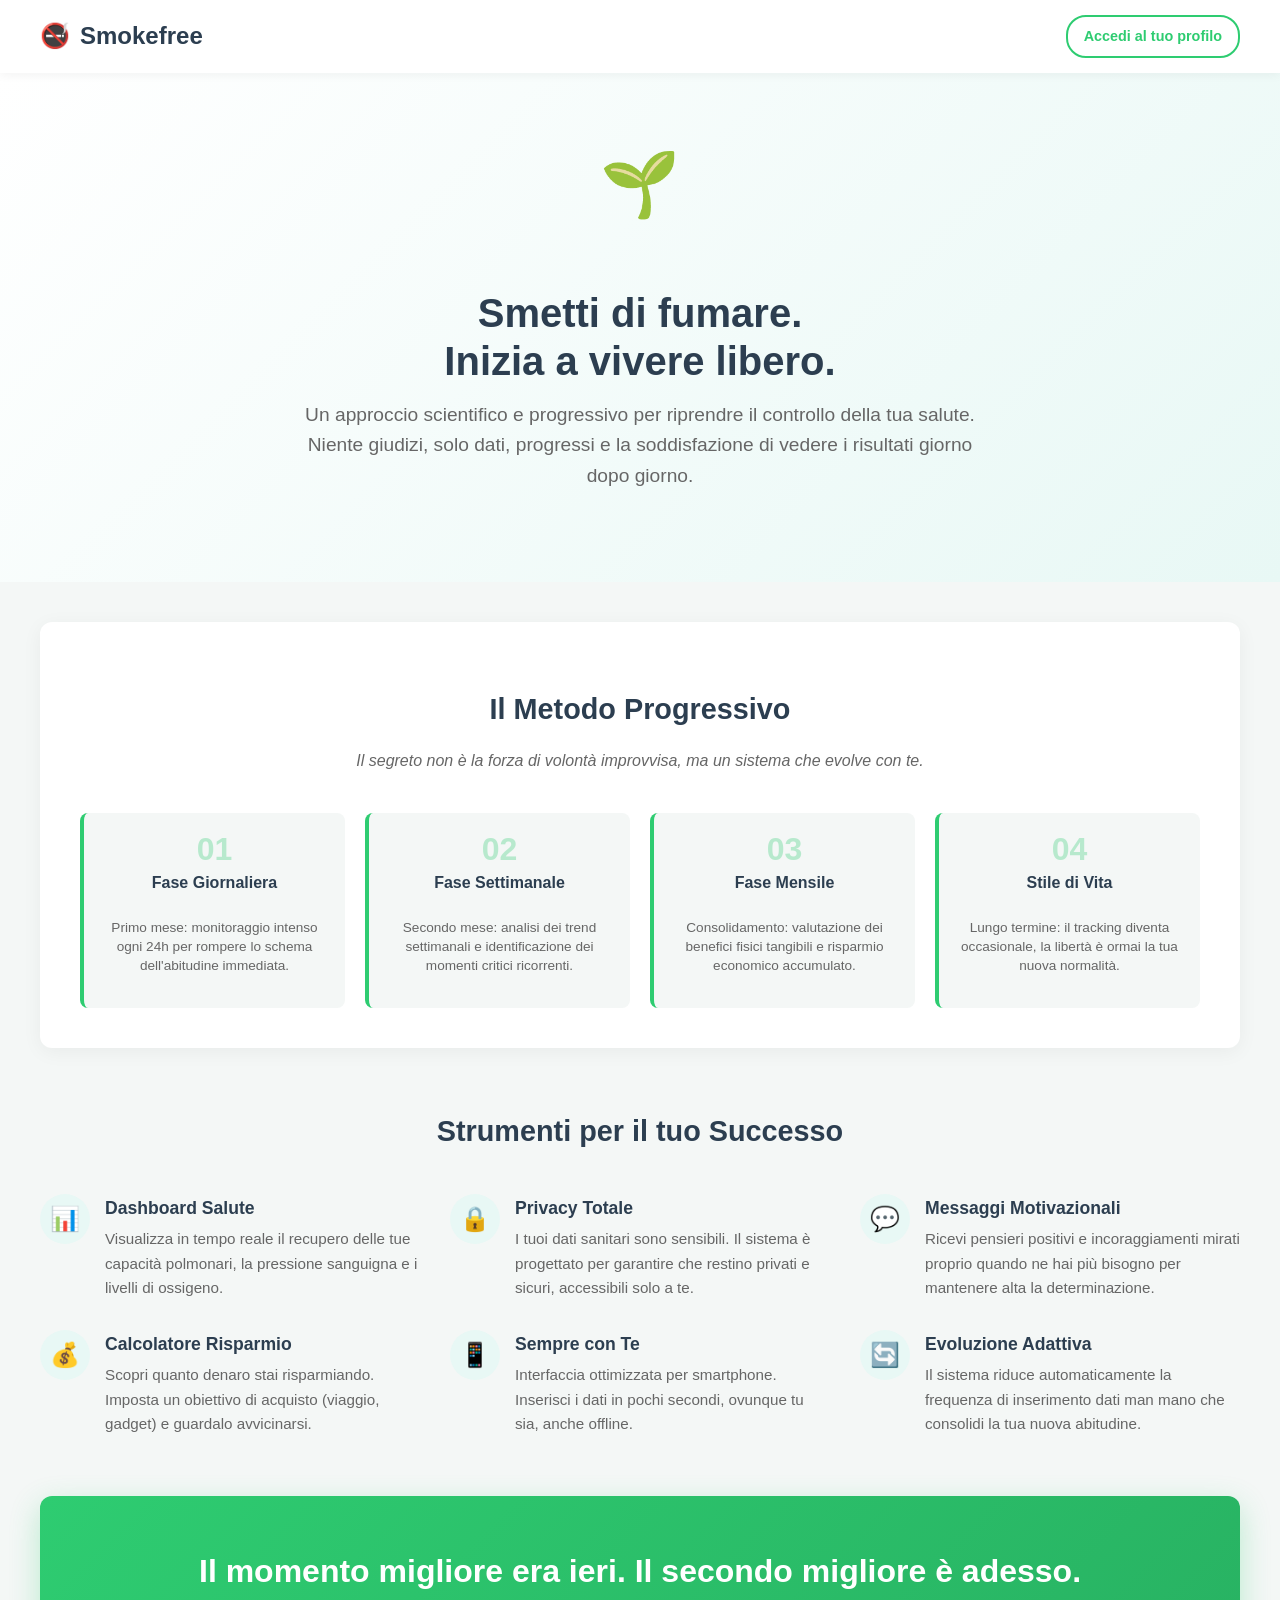
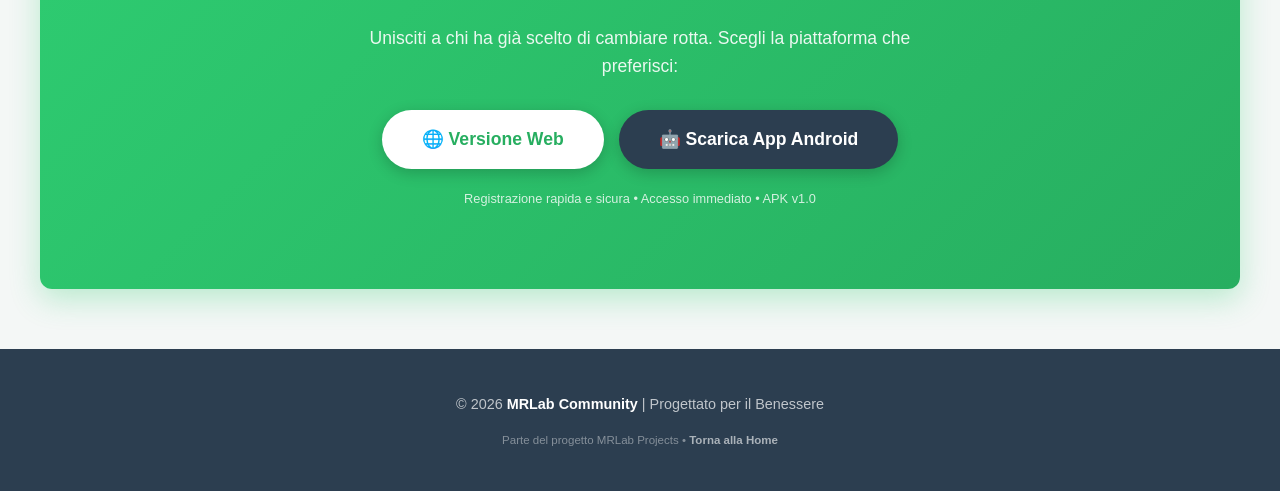
<file: smokefree/index.html>
<!DOCTYPE html>
<html lang="it">
<head>
<script type="application/ld+json">
{
  "@context": "https://schema.org",
  "@type": "SoftwareApplication",
  "name": "Repobox",
  "url": "https://myprogect.altervista.org/repobox/repo-index.html",
  "description": "Laboratorio di sviluppo personale per gestione codice, analisi AI e sincronizzazione GitHub.",
  "applicationCategory": "DeveloperApplication",
  "operatingSystem": "Web Browser",
  "offers": {
    "@type": "Offer",
    "price": "0",
    "priceCurrency": "EUR"
  }
}
</script>
<meta charset="UTF-8" />
<title>Smokefree – Il Tuo Percorso Strutturato verso la Libertà dal Fumo</title>
<meta name="viewport" content="width=device-width, initial-scale=1.0"/>
<meta name="description" content="Smokefree Journey è il sistema progressivo per smettere di fumare. Tracking giornaliero, dashboard salute e messaggi motivazionali. Inizia oggi il tuo cambiamento.">
<meta name="keywords" content="smettere di fumare, tracking abitudini, salute benessere, smokefree journey, mrlab, gestione dipendenze, progresso personale">
<link rel="icon" href="https://mrlab.altervista.org/wp-content/uploads/2025/10/MRLab-logo-mini.png" type="image/x-icon">

<style>
    :root {
        --primary-color: #2ecc71; /* Verde Speranza */
        --primary-dark: #27ae60;
        --secondary-color: #2c3e50; /* Blu scuro professionale */
        --bg-color: #f4f7f6;
        --card-bg: #ffffff;
        --text-main: #333;
        --text-light: #666;
        --accent-soft: #e8f8f5;
    }

    body {
        font-family: -apple-system, BlinkMacSystemFont, 'Segoe UI', Roboto, Helvetica, Arial, sans-serif;
        background: var(--bg-color);
        color: var(--text-main);
        margin: 0;
        line-height: 1.6;
        display: flex;
        flex-direction: column;
        min-height: 100vh;
    }

    /* Header */
    .site-header {
        background: white;
        box-shadow: 0 2px 10px rgba(0,0,0,0.05);
        padding: 15px 0;
        position: sticky;
        top: 0;
        z-index: 100;
    }

    .header-content {
        max-width: 1200px; /* Allargato per allinearsi meglio al contenuto */
        margin: 0 auto;
        padding: 0 20px;
        display: flex;
        align-items: center;
        justify-content: space-between;
    }

    .brand {
        display: flex;
        align-items: center;
        gap: 10px;
        font-size: 1.5rem;
        font-weight: 700;
        color: var(--secondary-color);
        text-decoration: none;
    }

    .brand span { color: var(--primary-color); }

    .btn-login-small {
        padding: 8px 16px;
        border: 2px solid var(--primary-color);
        color: var(--primary-color);
        border-radius: 20px;
        text-decoration: none;
        font-weight: 600;
        transition: all 0.3s ease;
        font-size: 0.9rem;
    }

    .btn-login-small:hover {
        background: var(--primary-color);
        color: white;
    }

    /* Hero Section */
    .hero {
        text-align: center;
        padding: 60px 20px;
        background: linear-gradient(135deg, #fff 0%, var(--accent-soft) 100%);
    }

    .hero h1 {
        font-size: 2.5rem;
        color: var(--secondary-color);
        margin-bottom: 15px;
        line-height: 1.2;
    }

    .hero p {
        font-size: 1.2rem;
        color: var(--text-light);
        max-width: 700px;
        margin: 0 auto 30px auto;
    }

    .hero-icon {
        font-size: 4rem;
        margin-bottom: 20px;
        display: inline-block;
        animation: float 3s ease-in-out infinite;
    }

    @keyframes float {
        0% { transform: translateY(0px); }
        50% { transform: translateY(-10px); }
        100% { transform: translateY(0px); }
    }

    /* Main Container */
    .container {
        max-width: 1200px;
        margin: 0 auto;
        padding: 0 20px 60px 20px;
        flex: 1;
    }

    /* The Method Section */
    .method-section {
        background: white;
        border-radius: 12px;
        padding: 40px;
        box-shadow: 0 4px 20px rgba(0,0,0,0.05);
        margin-bottom: 40px;
        margin-top: 40px;
    }

    .section-title {
        text-align: center;
        font-size: 1.8rem;
        color: var(--secondary-color);
        margin-bottom: 10px;
    }

    .section-subtitle {
        text-align: center;
        color: var(--text-light);
        margin-bottom: 40px;
        font-style: italic;
    }

    /* Progress Steps Visualization - FIXED FOR 4 IN A ROW */
    .steps-container {
        display: grid;
        /* Desktop: 4 colonne fisse */
        grid-template-columns: repeat(4, 1fr); 
        gap: 20px;
        margin-top: 30px;
    }

    .step-card {
        background: var(--bg-color);
        padding: 20px 15px;
        border-radius: 8px;
        text-align: center;
        border-left: 4px solid var(--primary-color);
        transition: transform 0.2s;
        display: flex;
        flex-direction: column;
        justify-content: center;
    }

    .step-card:hover {
        transform: translateY(-5px);
        background: white;
        box-shadow: 0 4px 10px rgba(0,0,0,0.1);
    }

    .step-number {
        font-size: 2rem;
        font-weight: 800;
        color: var(--primary-color);
        opacity: 0.3;
        margin-bottom: 5px;
        line-height: 1;
    }

    .step-title {
        font-weight: 700;
        color: var(--secondary-color);
        margin-bottom: 8px;
        display: block;
        font-size: 1rem;
    }

    .step-desc {
        font-size: 0.85rem;
        color: var(--text-light);
        line-height: 1.4;
    }

    /* Features Grid */
    .features-grid {
        display: grid;
        grid-template-columns: repeat(auto-fit, minmax(300px, 1fr));
        gap: 30px;
        margin-top: 40px;
    }

    .feature-item {
        display: flex;
        gap: 15px;
        align-items: flex-start;
    }

    .feature-icon {
        font-size: 1.5rem;
        background: var(--accent-soft);
        width: 50px;
        height: 50px;
        display: flex;
        align-items: center;
        justify-content: center;
        border-radius: 50%;
        flex-shrink: 0;
    }

    .feature-text h3 {
        margin: 0 0 5px 0;
        color: var(--secondary-color);
        font-size: 1.1rem;
    }

    .feature-text p {
        margin: 0;
        font-size: 0.95rem;
        color: var(--text-light);
    }

    /* CTA Box */
    .cta-box {
        background: linear-gradient(135deg, var(--primary-color), var(--primary-dark));
        color: white;
        text-align: center;
        padding: 50px 20px;
        border-radius: 12px;
        margin-top: 60px;
        box-shadow: 0 10px 30px rgba(46, 204, 113, 0.3);
    }

    .cta-box h2 {
        margin-top: 0;
        font-size: 2rem;
    }

    .cta-box p {
        font-size: 1.1rem;
        opacity: 0.9;
        max-width: 600px;
        margin: 0 auto 30px auto;
    }

    .btn-main {
        display: inline-block;
        background: white;
        color: var(--primary-dark);
        padding: 15px 40px;
        border-radius: 30px;
        font-size: 1.1rem;
        font-weight: 700;
        text-decoration: none;
        transition: transform 0.2s, box-shadow 0.2s;
        box-shadow: 0 4px 15px rgba(0,0,0,0.2);
    }

    .btn-main:hover {
        transform: translateY(-3px);
        box-shadow: 0 6px 20px rgba(0,0,0,0.3);
    }

    /* Footer */
    .site-footer {
        background-color: var(--secondary-color);
        color: rgba(255,255,255,0.7);
        text-align: center;
        padding: 30px 0;
        font-size: 0.9rem;
        margin-top: auto;
    }

    .site-footer a {
        color: white;
        text-decoration: none;
        font-weight: bold;
    }

    /* Responsive Breakpoints */
    
    /* Tablet: 2x2 */
    @media (max-width: 992px) {
        .steps-container {
            grid-template-columns: repeat(2, 1fr);
        }
    }

    /* Mobile: 1x4 */
    @media (max-width: 600px) {
        .hero h1 { font-size: 2rem; }
        .steps-container { 
            grid-template-columns: 1fr; 
        }
        .header-content { 
            flex-direction: column; 
            gap: 15px; 
        }
        .features-grid {
            grid-template-columns: 1fr;
        }
    }
</style>
</head>
<body>

<!-- Header -->
<header class="site-header">
    <div class="header-content">
        <a href="/" class="brand">
            <span>🚭</span> Smokefree
        </a>
        <a href="/smokefree/login.php" class="btn-login-small">Accedi al tuo profilo</a>
    </div>
</header>

<!-- Hero Section -->
<section class="hero">
    <div class="hero-icon">🌱</div>
    <h1>Smetti di fumare.<br>Inizia a vivere libero.</h1>
    <p>Un approccio scientifico e progressivo per riprendre il controllo della tua salute. Niente giudizi, solo dati, progressi e la soddisfazione di vedere i risultati giorno dopo giorno.</p>
</section>

<div class="container">

    <!-- The Method Section -->
    <div class="method-section">
        <h2 class="section-title">Il Metodo Progressivo</h2>
        <p class="section-subtitle">Il segreto non è la forza di volontà improvvisa, ma un sistema che evolve con te.</p>
        
        <div class="steps-container">
            <div class="step-card">
                <div class="step-number">01</div>
                <span class="step-title">Fase Giornaliera</span>
                <p class="step-desc">Primo mese: monitoraggio intenso ogni 24h per rompere lo schema dell'abitudine immediata.</p>
            </div>
            <div class="step-card">
                <div class="step-number">02</div>
                <span class="step-title">Fase Settimanale</span>
                <p class="step-desc">Secondo mese: analisi dei trend settimanali e identificazione dei momenti critici ricorrenti.</p>
            </div>
            <div class="step-card">
                <div class="step-number">03</div>
                <span class="step-title">Fase Mensile</span>
                <p class="step-desc">Consolidamento: valutazione dei benefici fisici tangibili e risparmio economico accumulato.</p>
            </div>
            <div class="step-card">
                <div class="step-number">04</div>
                <span class="step-title">Stile di Vita</span>
                <p class="step-desc">Lungo termine: il tracking diventa occasionale, la libertà è ormai la tua nuova normalità.</p>
            </div>
        </div>
    </div>

    <!-- Features Grid -->
    <h2 class="section-title" style="margin-top: 60px;">Strumenti per il tuo Successo</h2>
    <div class="features-grid">
        <div class="feature-item">
            <div class="feature-icon">📊</div>
            <div class="feature-text">
                <h3>Dashboard Salute</h3>
                <p>Visualizza in tempo reale il recupero delle tue capacità polmonari, la pressione sanguigna e i livelli di ossigeno.</p>
            </div>
        </div>
        <div class="feature-item">
            <div class="feature-icon">🔒</div>
            <div class="feature-text">
                <h3>Privacy Totale</h3>
                <p>I tuoi dati sanitari sono sensibili. Il sistema è progettato per garantire che restino privati e sicuri, accessibili solo a te.</p>
            </div>
        </div>
        <div class="feature-item">
            <div class="feature-icon">💬</div>
            <div class="feature-text">
                <h3>Messaggi Motivazionali</h3>
                <p>Ricevi pensieri positivi e incoraggiamenti mirati proprio quando ne hai più bisogno per mantenere alta la determinazione.</p>
            </div>
        </div>
        <div class="feature-item">
            <div class="feature-icon">💰</div>
            <div class="feature-text">
                <h3>Calcolatore Risparmio</h3>
                <p>Scopri quanto denaro stai risparmiando. Imposta un obiettivo di acquisto (viaggio, gadget) e guardalo avvicinarsi.</p>
            </div>
        </div>
        <div class="feature-item">
            <div class="feature-icon">📱</div>
            <div class="feature-text">
                <h3>Sempre con Te</h3>
                <p>Interfaccia ottimizzata per smartphone. Inserisci i dati in pochi secondi, ovunque tu sia, anche offline.</p>
            </div>
        </div>
        <div class="feature-item">
            <div class="feature-icon">🔄</div>
            <div class="feature-text">
                <h3>Evoluzione Adattiva</h3>
                <p>Il sistema riduce automaticamente la frequenza di inserimento dati man mano che consolidi la tua nuova abitudine.</p>
            </div>
        </div>
    </div>

    <!-- CTA Final -->
    <!-- SOSTITUISCI IL BLOCCO CTA-BOX ESISTENTE CON QUESTO -->
<div class="cta-box">
    <h2>Il momento migliore era ieri. Il secondo migliore è adesso.</h2>
    <p>Unisciti a chi ha già scelto di cambiare rotta. Scegli la piattaforma che preferisci:</p>
    
    <div style="display: flex; gap: 15px; justify-content: center; flex-wrap: wrap; margin-bottom: 20px;">
        <!-- Pulsante Web -->
        <a href="/smokefree/login.php" class="btn-main" style="background: white; color: var(--primary-dark);">
            🌐 Versione Web
        </a>
        
        <!-- Pulsante App (con protezione) -->
        <button onclick="openDownloadModal()" class="btn-main" style="background: #2c3e50; color: white; border: none; cursor: pointer;">
            🤖 Scarica App Android
        </button>
    </div>
    
    <p style="font-size: 0.8rem; margin-top: 15px; opacity: 0.8;">
        Registrazione rapida e sicura • Accesso immediato • APK v1.0
    </p>
</div>

<!-- MODALE DI SICUREZZA PER IL DOWNLOAD (Nascosta di default) -->
<div id="download-modal" style="display: none; position: fixed; top: 0; left: 0; width: 100%; height: 100%; background: rgba(0,0,0,0.8); z-index: 9999; justify-content: center; align-items: center;">
    <div style="background: white; padding: 30px; border-radius: 12px; text-align: center; max-width: 400px; box-shadow: 0 10px 25px rgba(0,0,0,0.5);">
        <h3 style="color: var(--secondary-color); margin-top: 0;">Verifica Sicurezza</h3>
        <p style="color: #666; font-size: 0.9rem;">Per avviare il download, risolvi questa semplice operazione:</p>
        
        <div style="font-size: 1.5rem; font-weight: bold; margin: 20px 0; color: var(--primary-color);" id="captcha-question">
            <!-- La domanda apparirà qui -->
        </div>
        
        <input type="number" id="captcha-answer" placeholder="?" style="padding: 10px; font-size: 1.2rem; width: 80px; text-align: center; border: 2px solid #ddd; border-radius: 6px; margin-bottom: 15px;">
        
        <div id="captcha-error" style="color: red; font-size: 0.8rem; margin-bottom: 10px; display: none;">Risposta sbagliata, riprova!</div>
        
        <div style="display: flex; gap: 10px; justify-content: center;">
            <button onclick="closeDownloadModal()" style="padding: 10px 20px; background: #ccc; border: none; border-radius: 6px; cursor: pointer; color: #333;">Annulla</button>
            <button onclick="verifyCaptcha()" style="padding: 10px 20px; background: var(--primary-color); border: none; border-radius: 6px; cursor: pointer; color: white; font-weight: bold;">Scarica Ora</button>
        </div>
    </div>
</div>

<script>
    // Logica per la protezione del download
    let captchaResult = 0;
    const apkUrl = "/download/SmokeFreeTracker.apk";

    function openDownloadModal() {
        // Genera due numeri casuali tra 1 e 10
        const num1 = Math.floor(Math.random() * 10) + 1;
        const num2 = Math.floor(Math.random() * 10) + 1;
        captchaResult = num1 + num2;
        
        document.getElementById('captcha-question').innerText = `${num1} + ${num2} = ?`;
        document.getElementById('captcha-answer').value = '';
        document.getElementById('captcha-error').style.display = 'none';
        document.getElementById('download-modal').style.display = 'flex';
        document.getElementById('captcha-answer').focus();
    }

    function closeDownloadModal() {
        document.getElementById('download-modal').style.display = 'none';
    }

    function verifyCaptcha() {
        const userAnswer = parseInt(document.getElementById('captcha-answer').value);
        
        if (userAnswer === captchaResult) {
            // Risposta corretta: avvia il download
            window.location.href = apkUrl;
            closeDownloadModal();
        } else {
            // Risposta sbagliata: mostra errore e genera nuova domanda
            document.getElementById('captcha-error').style.display = 'block';
            // Opzionale: cambia domanda per sicurezza extra
            openDownloadModal(); 
        }
    }

    // Permetti di premere "Invio" per inviare la risposta
    document.getElementById('captcha-answer').addEventListener('keypress', function (e) {
        if (e.key === 'Enter') {
            verifyCaptcha();
        }
    });
</script>

</div>

<!-- Footer -->
<footer class="site-footer">
    <p>&copy; <script>document.write(new Date().getFullYear());</script> <a href="https://mrlab.altervista.org/">MRLab Community</a> | Progettato per il Benessere</p>
    <p style="font-size: 0.8em; margin-top: 10px; opacity: 0.6;">Parte del progetto MRLab Projects • <a href="/">Torna alla Home</a></p>
</footer>
</body>
</html>
</file>
